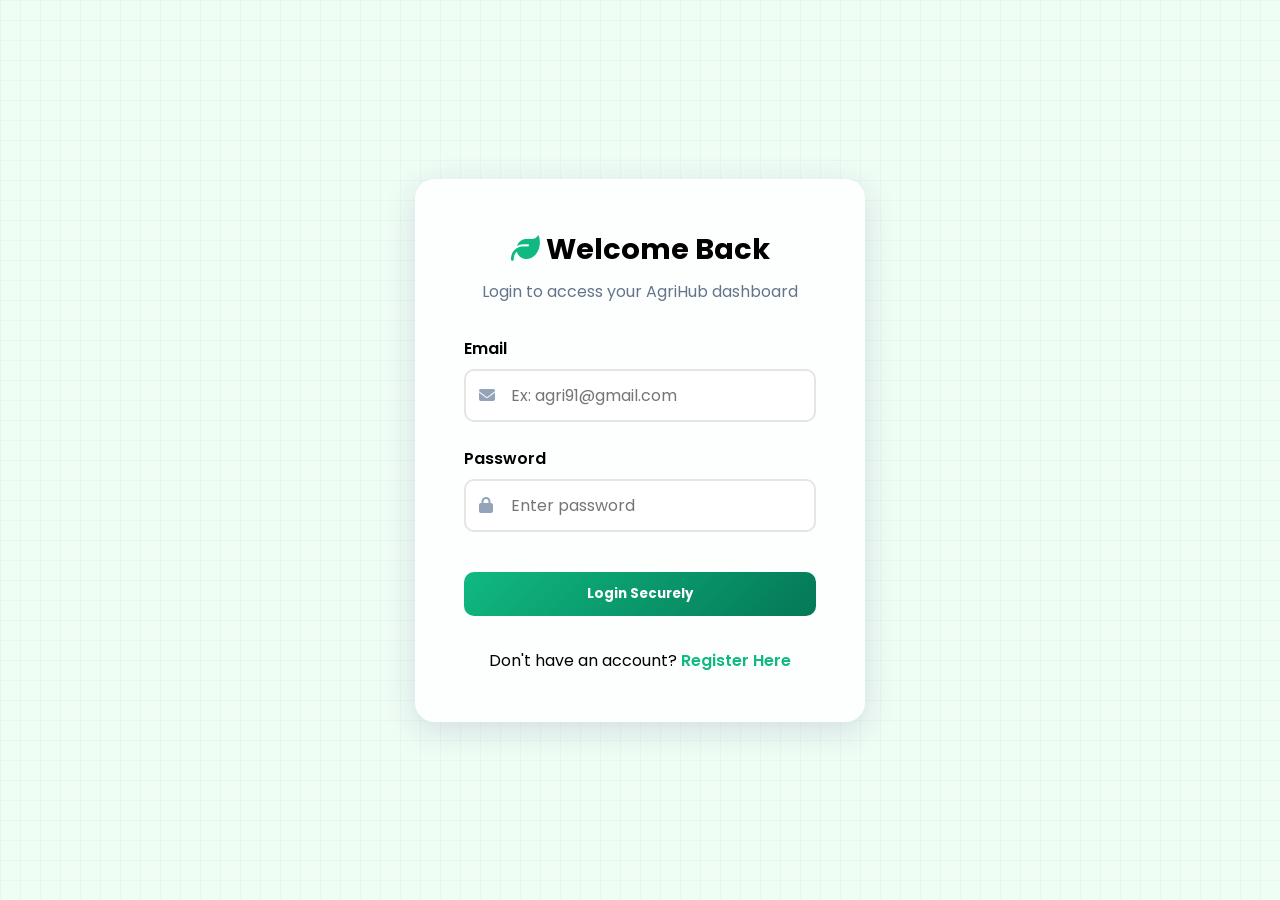
<file: frontend/login.html>
<!DOCTYPE html>
<html lang="en">
<head>
    <meta charset="UTF-8">
    <title>Login - AGRIHUB</title>
    <meta name="viewport" content="width=device-width, initial-scale=1.0">

    <!-- Fonts & Icons -->
    <link href="https://fonts.googleapis.com/css2?family=Poppins:wght@300;400;600;700;800&display=swap" rel="stylesheet">
    <link rel="stylesheet" href="https://cdnjs.cloudflare.com/ajax/libs/font-awesome/6.4.0/css/all.min.css">

    <style>
        :root {
            --primary-grad: linear-gradient(135deg, #10b981, #047857);
            --primary-solid: #10b981;
            --text-dark: #1e293b;
            --text-light: #64748b;
            --bg-body: #f0fdf4;
            --glass-bg: rgba(255, 255, 255, 0.85);
            --glass-border: rgba(255, 255, 255, 0.5);
            --glass-shadow: 0 8px 32px rgba(31, 38, 135, 0.15);
        }

        * { margin: 0; padding: 0; box-sizing: border-box; font-family: 'Poppins', sans-serif; }

        body.auth-body {
            background-color: var(--bg-body);
            background-image: linear-gradient(rgba(16,185,129,0.05) 1px, transparent 1px),
                              linear-gradient(90deg, rgba(16,185,129,0.05) 1px, transparent 1px);
            background-size: 20px 20px;
            height: 100vh;
            display: flex;
            align-items: center;
            justify-content: center;
        }

        .glass-card {
            background: var(--glass-bg);
            backdrop-filter: blur(12px);
            border: 1px solid var(--glass-border);
            border-radius: 20px;
            box-shadow: var(--glass-shadow);
            padding: 3rem;
            width: 100%;
            max-width: 450px;
            animation: slideUp 0.6s ease-out;
        }

        @keyframes slideUp {
            from { opacity: 0; transform: translateY(30px); }
            to { opacity: 1; transform: translateY(0); }
        }

        .auth-header { text-align: center; margin-bottom: 2rem; }
        .auth-header h2 { font-size: 1.8rem; margin-bottom: 0.5rem; }
        .auth-header p { color: var(--text-light); }

        .form-group { margin-bottom: 1.5rem; }
        .form-group label { font-weight: 600; margin-bottom: 0.5rem; display: block; }

        .input-container { position: relative; }
        .input-container i {
            position: absolute;
            left: 15px;
            top: 50%;
            transform: translateY(-50%);
            color: #94a3b8;
        }

        input {
            width: 100%;
            padding: 12px 15px 12px 45px;
            border-radius: 10px;
            border: 2px solid rgba(0,0,0,0.1);
            font-size: 1rem;
        }

        input:focus {
            border-color: var(--primary-solid);
            box-shadow: 0 0 0 4px rgba(16,185,129,0.1);
        }

        .submit-btn {
            width: 100%;
            padding: 12px;
            background: var(--primary-grad);
            color: white;
            border-radius: 10px;
            font-weight: bold;
            border: none;
            cursor: pointer;
            margin-top: 1rem;
        }

        .submit-btn:hover {
            transform: translateY(-2px);
            box-shadow: 0 10px 20px rgba(16, 185, 129, 0.3);
        }

        .auth-footer {
            text-align: center;
            margin-top: 2rem;
        }

        .auth-footer a {
            color: var(--primary-solid);
            font-weight: 600;
            text-decoration: none;
        }

        .error-msg {
            color: red;
            font-size: 0.9rem;
            margin-top: 10px;
            text-align: center;
        }

        .loading {
            display: none;
            text-align: center;
            margin-top: 10px;
        }
    </style>
</head>

<body class="auth-body">

    <div class="glass-card">
        <div class="auth-header">
            <h2><i class="fas fa-leaf" style="color:#10b981;"></i> Welcome Back</h2>
            <p>Login to access your AgriHub dashboard</p>
        </div>

        <form onsubmit="loginUser(event)">
            <div class="form-group">
                <label>Email</label>
                <div class="input-container">
                    <input type="email" name="email" required placeholder="Ex: agri91@gmail.com">
                    <i class="fas fa-envelope"></i>
                </div>
            </div>

            <div class="form-group">
                <label>Password</label>
                <div class="input-container">
                    <input type="password" name="password" required placeholder="Enter password">
                    <i class="fas fa-lock"></i>
                </div>
            </div>

            <button type="submit" class="submit-btn">Login Securely</button>

            <div class="loading" id="loading">Checking credentials...</div>
            <div class="error-msg" id="errorMsg"></div>
        </form>

        <div class="auth-footer">
            <p>Don't have an account? <a href="register.html">Register Here</a></p>
        </div>
    </div>

<script>
async function loginUser(event) {
    event.preventDefault();
    document.getElementById("loading").style.display = "block";
    document.getElementById("errorMsg").innerText = "";

    const email = document.querySelector('input[name="email"]').value;
    const password = document.querySelector('input[name="password"]').value;

    try {
        const response = await fetch("https://agrihub-backend-production.up.railway.app/api/auth/login", {
            method: "POST",
            headers: { "Content-Type": "application/json" },
            body: JSON.stringify({ email, password })
        });

        const result = await response.text();
        document.getElementById("loading").style.display = "none";

        if (result.toLowerCase().includes("successful")) {

            // 🔐 SAVE LOGIN SESSION (NEW LINE)
            localStorage.setItem("agriUser", email);

            window.location.href = "index.html";
        } else {
            document.getElementById("errorMsg").innerText = result;
        }

    } catch (error) {
        document.getElementById("loading").style.display = "none";
        document.getElementById("errorMsg").innerText = "Server error. Try again later.";
    }
}
</script>

</body>
</html>
</file>
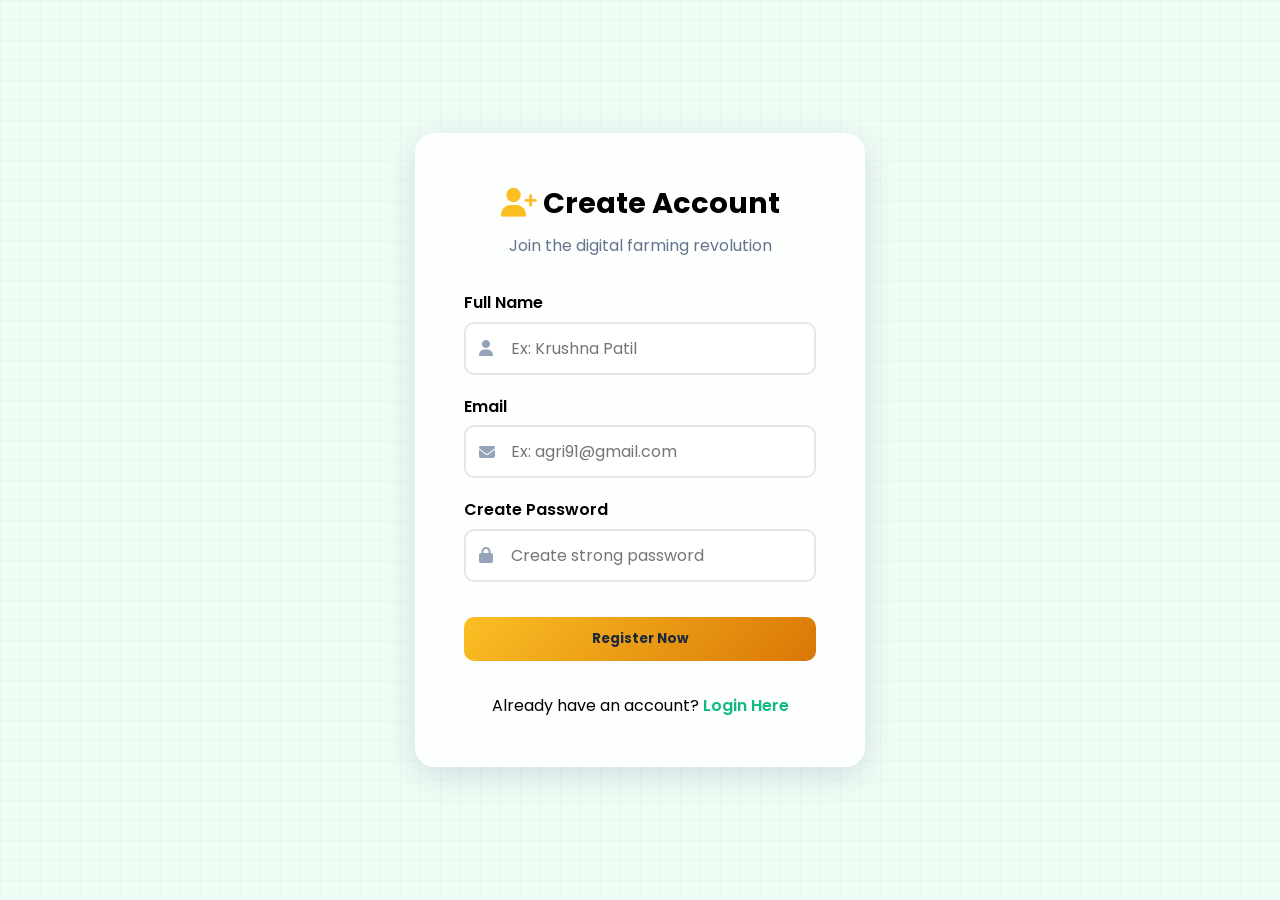
<file: frontend/register.html>
<!DOCTYPE html>
<html lang="en">
<head>
    <meta charset="UTF-8">
    <title>Register - AGRIHUB</title>
    <meta name="viewport" content="width=device-width, initial-scale=1.0">

    <!-- Fonts & Icons -->
    <link href="https://fonts.googleapis.com/css2?family=Poppins:wght@300;400;600;700;800&display=swap" rel="stylesheet">
    <link rel="stylesheet" href="https://cdnjs.cloudflare.com/ajax/libs/font-awesome/6.4.0/css/all.min.css">

    <style>
        :root {
            --primary-grad: linear-gradient(135deg, #10b981, #047857);
            --primary-solid: #10b981;
            --text-dark: #1e293b;
            --text-light: #64748b;
            --bg-body: #f0fdf4;
            --glass-bg: rgba(255, 255, 255, 0.85);
            --glass-border: rgba(255, 255, 255, 0.5);
            --glass-shadow: 0 8px 32px rgba(31, 38, 135, 0.15);
        }

        * { margin: 0; padding: 0; box-sizing: border-box; font-family: 'Poppins', sans-serif; }

        body.auth-body {
            background-color: var(--bg-body);
            background-image: linear-gradient(rgba(16,185,129,0.05) 1px, transparent 1px),
                              linear-gradient(90deg, rgba(16,185,129,0.05) 1px, transparent 1px);
            background-size: 20px 20px;
            height: 100vh;
            display: flex;
            align-items: center;
            justify-content: center;
        }

        .glass-card {
            background: var(--glass-bg);
            backdrop-filter: blur(12px);
            border: 1px solid var(--glass-border);
            border-radius: 20px;
            box-shadow: var(--glass-shadow);
            padding: 3rem;
            width: 100%;
            max-width: 450px;
            animation: slideUp 0.6s ease-out;
        }

        @keyframes slideUp {
            from { opacity: 0; transform: translateY(30px); }
            to { opacity: 1; transform: translateY(0); }
        }

        .auth-header { text-align: center; margin-bottom: 2rem; }
        .auth-header h2 { font-size: 1.8rem; margin-bottom: 0.5rem; }
        .auth-header p { color: var(--text-light); }

        .form-group { margin-bottom: 1.2rem; }
        .form-group label { font-weight: 600; margin-bottom: 0.4rem; display: block; }

        .input-container { position: relative; }
        .input-container i {
            position: absolute;
            left: 15px;
            top: 50%;
            transform: translateY(-50%);
            color: #94a3b8;
        }

        input {
            width: 100%;
            padding: 12px 15px 12px 45px;
            border-radius: 10px;
            border: 2px solid rgba(0,0,0,0.1);
            font-size: 1rem;
        }

        input:focus {
            border-color: var(--primary-solid);
            box-shadow: 0 0 0 4px rgba(16,185,129,0.1);
        }

        .submit-btn {
            width: 100%;
            padding: 12px;
            background: linear-gradient(135deg, #fbbf24, #d97706);
            color: #1e293b;
            border-radius: 10px;
            font-weight: bold;
            border: none;
            cursor: pointer;
            margin-top: 1rem;
        }

        .submit-btn:hover {
            transform: translateY(-2px);
            box-shadow: 0 10px 20px rgba(251, 191, 36, 0.3);
        }

        .auth-footer { text-align: center; margin-top: 2rem; }
        .auth-footer a { color: var(--primary-solid); font-weight: 600; text-decoration: none; }

        .error-msg { color: red; font-size: 0.9rem; margin-top: 10px; text-align: center; }
        .success-msg { color: green; font-size: 0.9rem; margin-top: 10px; text-align: center; }
        .loading { display: none; text-align: center; margin-top: 10px; }
    </style>
</head>

<body class="auth-body">

    <div class="glass-card">
        <div class="auth-header">
            <h2><i class="fas fa-user-plus" style="color:#fbbf24;"></i> Create Account</h2>
            <p>Join the digital farming revolution</p>
        </div>

        <form onsubmit="registerUser(event)">
            <div class="form-group">
                <label>Full Name</label>
                <div class="input-container">
                    <input type="text" name="fullname" required placeholder="Ex: Krushna Patil">
                    <i class="fas fa-user"></i>
                </div>
            </div>

            <div class="form-group">
                <label>Email</label>
                <div class="input-container">
                    <input type="email" name="email" required placeholder="Ex: agri91@gmail.com">
                    <i class="fas fa-envelope"></i>
                </div>
            </div>

            <div class="form-group">
                <label>Create Password</label>
                <div class="input-container">
                    <input type="password" name="password" required placeholder="Create strong password">
                    <i class="fas fa-lock"></i>
                </div>
            </div>

            <button type="submit" class="submit-btn">Register Now</button>

            <div class="loading" id="loading">Creating account...</div>
            <div class="error-msg" id="errorMsg"></div>
            <div class="success-msg" id="successMsg"></div>
        </form>

        <div class="auth-footer">
            <p>Already have an account? <a href="login.html">Login Here</a></p>
        </div>
    </div>

<script>
async function registerUser(event) {
    event.preventDefault();
    document.getElementById("loading").style.display = "block";
    document.getElementById("errorMsg").innerText = "";
    document.getElementById("successMsg").innerText = "";

    const fullName = document.querySelector('input[name="fullname"]').value;
    const email = document.querySelector('input[name="email"]').value;
    const password = document.querySelector('input[name="password"]').value;

    try {
      const response = await fetch("https://agrihub-backend-production.up.railway.app/api/auth/register", {
            method: "POST",
            headers: { "Content-Type": "application/json" },
            body: JSON.stringify({ fullName, email, password })
        });

        const result = await response.text();
        document.getElementById("loading").style.display = "none";

        if (result.toLowerCase().includes("successful")) {
            document.getElementById("successMsg").innerText = result + " Redirecting...";
            setTimeout(() => window.location.href = "index.html", 2000);
        } else {
            document.getElementById("errorMsg").innerText = result;
        }

    } catch (error) {
        document.getElementById("loading").style.display = "none";
        document.getElementById("errorMsg").innerText = "Server error. Try again later.";
    }
}
</script>

</body>
</html>
</file>
